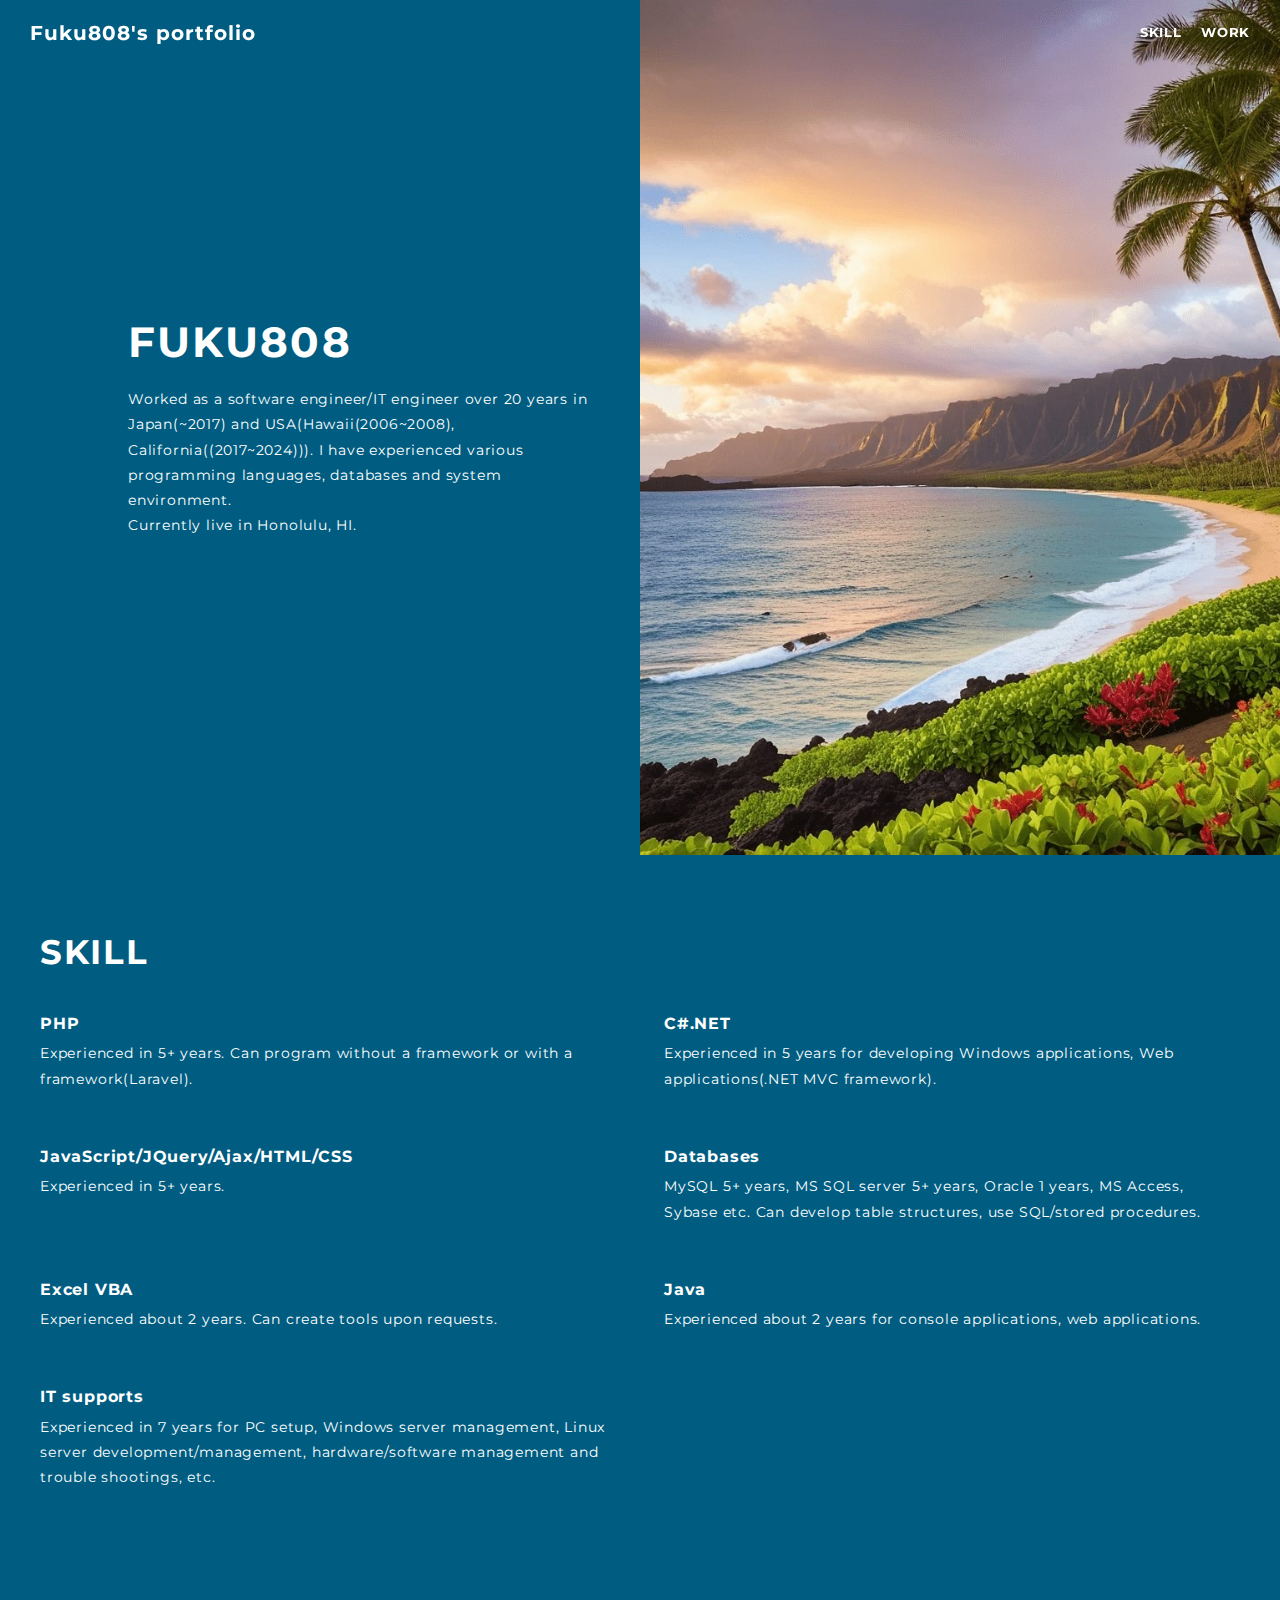
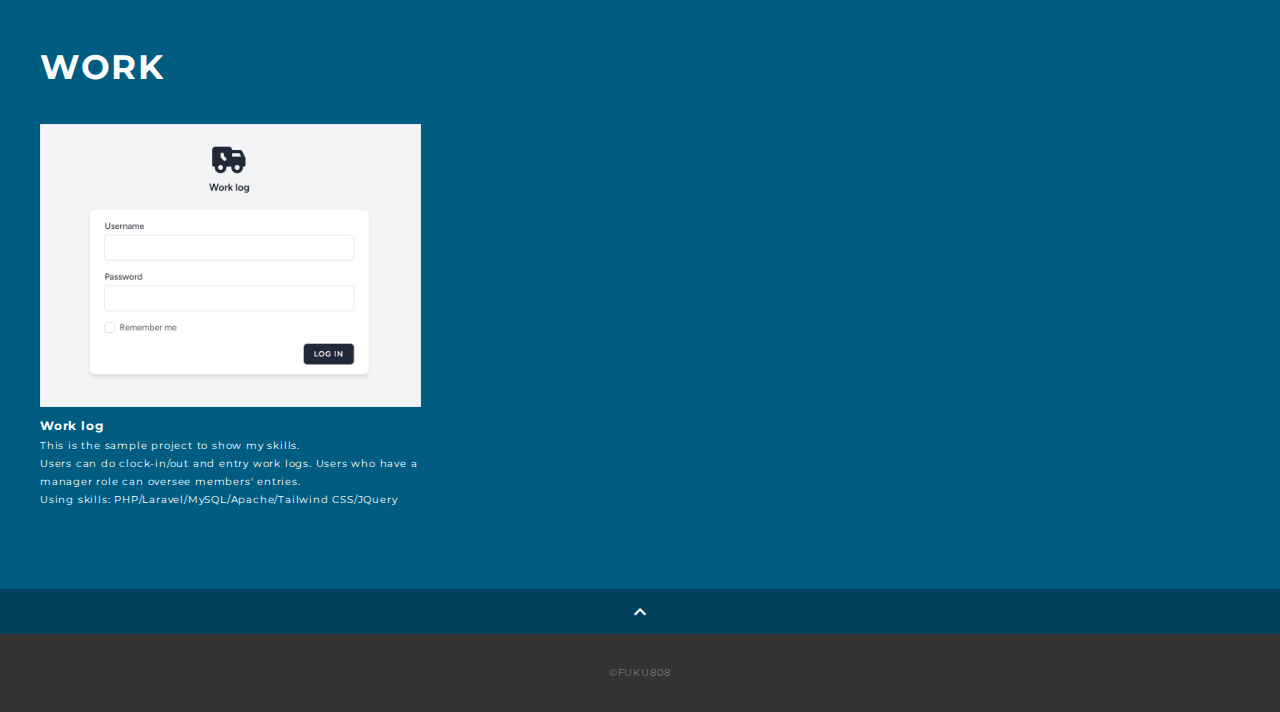
<file: index.html>
<!DOCTYPE html>
<html>
<head>
  <meta charset='utf-8'>
  <meta name='viewport' content='width=device-width,initial-scale=1.0,user-scalable=no'>
  <meta property='og:type' content='website'>
  <meta property='og:title' content='Fuku808 portfolio'>
  <meta property='og:url' content='https://fuku808.github.io'>
  <meta property='og:description' content='Fuku808 portfolio'>
  <meta property='og:image' content='img/ogp.png'>
  <meta name='description' content='Fuku808 portfolio' />
  <title>Fuku808's portfolio</title>
  <link rel="preconnect" href="https://fonts.gstatic.com">
  <link rel="preconnect" href="https://fonts.gstatic.com">
  <link href="https://fonts.googleapis.com/css2?family=Montserrat:wght@400;700&display=swap" rel="stylesheet">
  <link href="https://fonts.googleapis.com/css?family=Material+Icons+Outlined" rel="stylesheet">
  <link href="css/ress.css" media="all" rel="stylesheet" type="text/css" />
  <link href="css/style.css" media="all" rel="stylesheet" type="text/css" />
  <link rel="shortcut icon" href="img/favicon.ico" />
  <link rel="canonical" href="https://fuku808.github.io" />
</head>

<body>
  <div class="wrapper">

    <!-- header -->
    <header class="header ">
      <div class="header-inner">
        <h1 class="header-logo">
          <a href="index.html">Fuku808's portfolio</a>
        </h1>
        <nav class="header-nav">
          <ul class="header-nav-list">
            <li class="header-nav-item"><a href="#skill">SKILL</a></li>
            <li class="header-nav-item"><a href="#work">WORK</a></li>
            <!-- <li class="header-nav-item"><a href="#contact">CONTACT</a></li> -->
          </ul>
        </nav>
      </div>
    </header>
    <!-- /header -->

    <main class="content">

      <!-- split -->
      <div class="split">
        <div class="split-body">
          <p class="split-title">FUKU808</p>
          <p class="split-text">
            Worked as a software engineer/IT engineer over 20 years in Japan(~2017) and USA(Hawaii(2006~2008), California((2017~2024))).
            I have experienced various programming languages, databases and system environment.<br>
            Currently live in Honolulu, HI.
          </p>
        </div>
        <div class="split-img"></div>
      </div>
      <!-- /split -->

      <!-- skill -->
      <section class="skill section" id="skill">
        <div class="inner">
          <h2 class="title">SKILL</h2>
          <div class="skill-list">
            <div class="skill-item">
              <div class="skill-body">
                <h3 class="skill-name">PHP</h3>
                <p class="skill-text">
                  Experienced in 5+ years. Can program without a framework or with a framework(Laravel).
                </p>
              </div>
            </div>
            <div class="skill-item">
              <div class="skill-body">
                <h3 class="skill-name">C#.NET</h3>
                Experienced in 5 years for developing Windows applications, Web applications(.NET MVC framework).
                <p class="skill-text">
                </p>
              </div>
            </div>
            <div class="skill-item">
              <div class="skill-body">
                <h3 class="skill-name">JavaScript/JQuery/Ajax/HTML/CSS</h3>
                <p class="skill-text">
                  Experienced in 5+ years.
                </p>
              </div>
            </div>
            <div class="skill-item">
              <div class="skill-body">
                <h3 class="skill-name">Databases</h3>
                <p class="skill-text">
                  MySQL 5+ years, MS SQL server 5+ years, Oracle 1 years, MS Access, Sybase etc. Can develop table structures, use SQL/stored procedures.</p>
              </div>
            </div>
            <div class="skill-item">
              <div class="skill-body">
                <h3 class="skill-name">Excel VBA</h3>
                <p class="skill-text">
                  Experienced about 2 years. Can create tools upon requests.
              </div>
            </div>
            <div class="skill-item">
              <div class="skill-body">
                <h3 class="skill-name">Java</h3>
                <p class="skill-text">
                  Experienced about 2 years for console applications, web applications.</p>
              </div>
            </div>
            <div class="skill-item">
              <div class="skill-body">
                <h3 class="skill-name">IT supports</h3>
                <p class="skill-text">
                  Experienced in 7 years for PC setup, Windows server management, Linux server development/management, hardware/software management and trouble shootings, etc.</p>
              </div>
            </div>
          </div>
        </div>
      </section>
      <!-- /skill -->

      <!-- work -->
      <section class="work section" id="work">
        <div class="inner">
          <h2 class="title">WORK</h2>
          <div class="work-list">
            <a class="work-item" href="work-1.html">
              <p class="work-img"><img src="img/work-1/work-1.jpg" alt="" /></p>
              <p class="work-name">Work log</p>
              <p class="work-info">This is the sample project to show my skills.<br>
                Users can do clock-in/out and entry work logs. Users who have a manager role can oversee members' entries.<br>
                Using skills: PHP/Laravel/MySQL/Apache/Tailwind CSS/JQuery
              </p>
            </a>
          </div>
        </div>
      </section>
      <!-- /work -->

      <!-- contact -->
      <!-- <section class="contact section" id="contact">
        <div class="inner">
          <h2 class="title">CONTACT</h2>
          <p class="lead">
            If you have any inquiries,<br class="sp-only">please contact me through the following methods.
          </p>
          <div class="contact-list">
            <a class="contact-item" href="https://x.com/" target="_blank" rel="noopener">X</a>
            <a class="contact-item" href="https://www.instagram.com/" target="_blank" rel="noopener">Instagram</a>
            <span class="contact-item">xxxxxx@gmail.com</span>
          </div>
        </div>
      </section> -->
      <!-- /contact -->
      <div class="page-top" id="js-page-top">
        <span class="material-icons-outlined">expand_less</span>
      </div>
    </main>

    <!-- footer -->
    <footer class="footer">
      <div class="copyright">&copy;FUKU808</div>
    </footer>
    <!-- /footer -->

  </div>
  <script src="https://ajax.googleapis.com/ajax/libs/jquery/3.5.1/jquery.min.js"></script>
  <script type='text/javascript' src="js/script.js"></script>
</body>
</html>
</file>
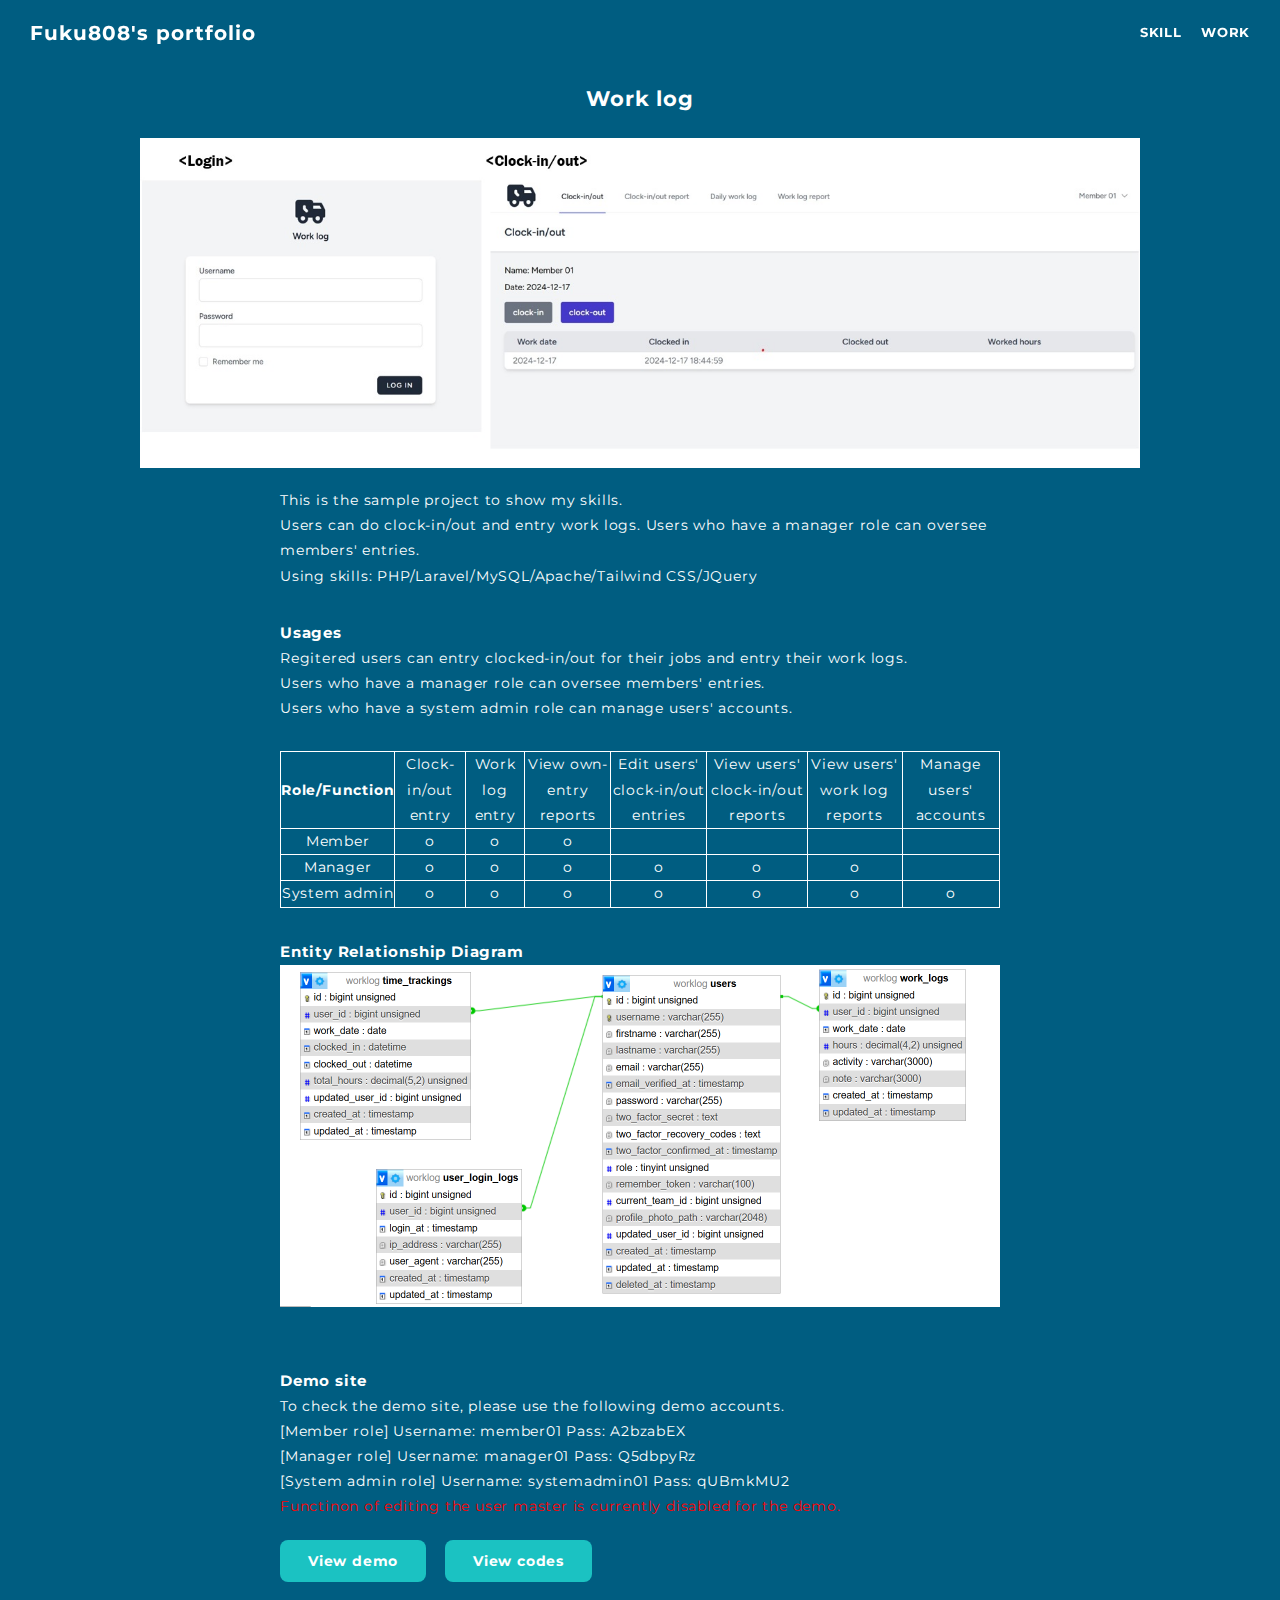
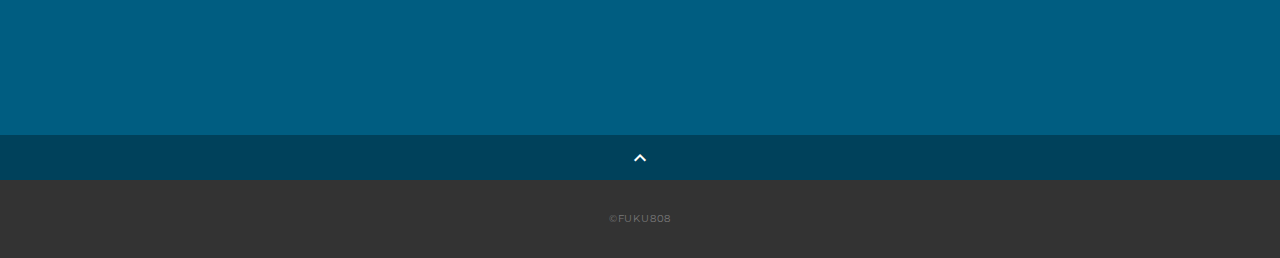
<file: work-1.html>
<!DOCTYPE html>
<html>
<head>
  <meta charset='utf-8'>
  <meta name='viewport' content='width=device-width,initial-scale=1.0,user-scalable=no'>
  <meta property='og:type' content='website'>
  <meta property='og:title' content='Fuku808 portfolio'>
  <meta property='og:url' content='https://fuku808.github.io'>
  <meta property='og:description' content='Fuku808 portfolio'>
  <meta property='og:image' content='img/ogp.png'>
  <meta name='description' content='Fuku808 portfolio' />
  <title>Fuku808's portfolio</title>
  <link rel="preconnect" href="https://fonts.gstatic.com">
  <link rel="preconnect" href="https://fonts.gstatic.com">
  <link href="https://fonts.googleapis.com/css2?family=Montserrat:wght@400;700&display=swap" rel="stylesheet">
  <link href="https://fonts.googleapis.com/css?family=Material+Icons+Outlined" rel="stylesheet">
  <link href="css/ress.css" media="all" rel="stylesheet" type="text/css" />
  <link href="css/style.css" media="all" rel="stylesheet" type="text/css" />
  <link rel="shortcut icon" href="img/favicon.ico" />
  <link rel="canonical" href="https://fuku808.github.io" />
</head>

<body>
  <div class="wrapper">

    <!-- header -->
    <header class="header ">
      <div class="header-inner">
        <h1 class="header-logo">
          <a href="index.html">Fuku808's portfolio</a>
        </h1>
        <nav class="header-nav">
          <ul class="header-nav-list">
            <li class="header-nav-item"><a href="index.html#skill">SKILL</a></li>
            <li class="header-nav-item"><a href="index.html#work">WORK</a></li>
            <!-- <li class="header-nav-item"><a href="index.html#contact">CONTACT</a></li> -->
          </ul>
        </nav>
      </div>
    </header>
    <!-- /header -->

    <main class="content">

      <article class="article">
        <div class="article-inner">
          <h2 class="article-title">Work log</h2>
          <p class="article-img">
            <img src="img/work-1/main.jpg" alt="">
          </p>
          <div class="article-body">
            <p>
              This is the sample project to show my skills.<br>
                Users can do clock-in/out and entry work logs. Users who have a manager role can oversee members' entries.<br>
                Using skills: PHP/Laravel/MySQL/Apache/Tailwind CSS/JQuery
            </p>
            <h3 class="article-info-title">Usages</h3>
            <p>Regitered users can entry clocked-in/out for their jobs and entry their work logs.<br>
              Users who have a manager role can oversee members' entries.<br>
              Users who have a system admin role can manage users' accounts.
              <table>
                <tr>
                  <th>Role/Function</th>
                  <td>Clock-in/out entry</td>
                  <td>Work log entry</td>
                  <td>View own-entry reports</td>
                  <td>Edit users' clock-in/out entries</td>
                  <td>View users' clock-in/out reports</td>
                  <td>View users' work log reports</td>
                  <td>Manage users' accounts</td>
                </tr>
                <tr>
                  <td>Member</td>
                  <td>o</td>
                  <td>o</td>
                  <td>o</td>
                  <td></td>
                  <td></td>
                  <td></td>
                  <td></td>
                </tr>
                <tr>
                  <td>Manager</td>
                  <td >o</td>
                  <td>o</td>
                  <td>o</td>
                  <td>o</td>
                  <td>o</td>
                  <td>o</td>
                  <td></td>
                </tr>
                <tr>
                  <td>System admin</td>
                  <td>o</td>
                  <td>o</td>
                  <td>o</td>
                  <td>o</td>
                  <td>o</td>
                  <td>o</td>
                  <td>o</td>
                </tr>
              </table>
            </p>
            <h3 class="article-info-title">Entity Relationship Diagram</h3>
            <p><img src="img/work-1/tables.png" alt="">
            </p>
            <h3 class="article-info-title">Demo site</h3>
            <p>To check the demo site, please use the following demo accounts.<br>
            [Member role] Username: member01 Pass: A2bzabEX<br>
            [Manager role] Username: manager01 Pass: Q5dbpyRz<br>
            [System admin role] Username: systemadmin01 Pass: qUBmkMU2<br>
            <font color="red">Functinon of editing the user master is currently disabled for the demo.</font>
            </p>
            <a class="button1" href="http://fuku808.ddns.net" target="_blank" rel="noopener">View demo</a>
            <a class="button1" href="https://github.com/fuku808/worklog" target="_blank" rel="noopener">View codes</a>
          </div>
        </div>
      </article>

      <div class="page-top" id="js-page-top">
        <span class="material-icons-outlined">expand_less</span>
      </div>
    </main>

    <!-- footer -->
    <footer class="footer">
      <div class="copyright">&copy;FUKU808</div>
    </footer>
    <!-- /footer -->

  </div>
  <script src="https://ajax.googleapis.com/ajax/libs/jquery/3.5.1/jquery.min.js"></script>
  <script type='text/javascript' src="js/script.js"></script>
</body>
</html>
</file>
<file: css/ress.css>
/*!
 * ress.css • v3.0.1
 * MIT License
 * github.com/filipelinhares/ress
 */

/* # =================================================================
   # Global selectors
   # ================================================================= */

html {
  box-sizing: border-box;
  word-break: normal;
  -moz-tab-size: 4;
  tab-size: 4;

  -webkit-text-size-adjust: 100%; /* Prevent adjustments of font size after orientation changes in iOS */
}

*,
::before,
::after {
  box-sizing: inherit;
  background-repeat: no-repeat; /* Set `background-repeat: no-repeat` to all elements and pseudo elements */
}

::before,
::after {
  vertical-align: inherit;
  text-decoration: inherit; /* Inherit text-decoration and vertical align to ::before and ::after pseudo elements */
}

* {
  margin: 0;
  padding: 0; /* Reset `padding` and `margin` of all elements */
}

/* # =================================================================
   # General elements
   # ================================================================= */

hr {
  overflow: visible; /* Show the overflow in Edge and IE */
  height: 0; /* Add the correct box sizing in Firefox */
}

details,
main {
  display: block; /* Render the `main` element consistently in IE. */
}

summary {
  display: list-item; /* Add the correct display in all browsers */
}

small {
  font-size: 80%; /* Set font-size to 80% in `small` elements */
}

[hidden] {
  display: none; /* Add the correct display in IE */
}

abbr[title] {
  /* Add the correct text decoration in Chrome, Edge, IE, Opera, and Safari */
  text-decoration: underline;
  text-decoration: underline dotted;
  border-bottom: none; /* Remove the bottom border in Chrome 57 */
}

a {
  background-color: transparent; /* Remove the gray background on active links in IE 10 */
}

a:active,
a:hover {
  outline-width: 0; /* Remove the outline when hovering in all browsers */
}

code,
kbd,
pre,
samp {
  font-family: monospace, monospace; /* Specify the font family of code elements */
}

pre {
  font-size: 1em; /* Correct the odd `em` font sizing in all browsers */
}

b,
strong {
  font-weight: bolder; /* Add the correct font weight in Chrome, Edge, and Safari */
}

/* https://gist.github.com/unruthless/413930 */
sub,
sup {
  position: relative;
  font-size: 75%;
  line-height: 0;
  vertical-align: baseline;
}

sub {
  bottom: -.25em;
}

sup {
  top: -.5em;
}

/* # =================================================================
   # Forms
   # ================================================================= */

input {
  border-radius: 0;
}

/* Replace pointer cursor in disabled elements */
[disabled] {
  cursor: default;
}

[type="number"]::-webkit-inner-spin-button,
[type="number"]::-webkit-outer-spin-button {
  height: auto; /* Correct the cursor style of increment and decrement buttons in Chrome */
}

[type="search"] {
  outline-offset: -2px; /* Correct the outline style in Safari */

  -webkit-appearance: textfield; /* Correct the odd appearance in Chrome and Safari */
}

[type="search"]::-webkit-search-decoration {
  -webkit-appearance: none; /* Remove the inner padding in Chrome and Safari on macOS */
}

textarea {
  overflow: auto; /* Internet Explorer 11+ */
  resize: vertical; /* Specify textarea resizability */
}

button,
input,
optgroup,
select,
textarea {
  font: inherit; /* Specify font inheritance of form elements */
}

optgroup {
  font-weight: bold; /* Restore the font weight unset by the previous rule */
}

button {
  overflow: visible; /* Address `overflow` set to `hidden` in IE 8/9/10/11 */
}

button,
select {
  text-transform: none; /* Firefox 40+, Internet Explorer 11- */
}

/* Apply cursor pointer to button elements */
button,
[type="button"],
[type="reset"],
[type="submit"],
[role="button"] {
  cursor: pointer;
  color: inherit;
}

/* Remove inner padding and border in Firefox 4+ */
button::-moz-focus-inner,
[type="button"]::-moz-focus-inner,
[type="reset"]::-moz-focus-inner,
[type="submit"]::-moz-focus-inner {
  padding: 0;
  border-style: none;
}

/* Replace focus style removed in the border reset above */
button:-moz-focusring,
[type="button"]::-moz-focus-inner,
[type="reset"]::-moz-focus-inner,
[type="submit"]::-moz-focus-inner {
  outline: 1px dotted ButtonText;
}

button,
html [type="button"],
/* Prevent a WebKit bug where (2) destroys native `audio` and `video`controls in Android 4 */
[type="reset"],
[type="submit"] {
  -webkit-appearance: button; /* Correct the inability to style clickable types in iOS */
}

/* Remove the default button styling in all browsers */
button,
input,
select,
textarea {
  border-style: none;
  background-color: transparent;
}

/* Style select like a standard input */
select {
  -webkit-appearance: none; /* Chrome 41+ */
  -moz-appearance: none; /* Firefox 36+ */
}

select::-ms-expand {
  display: none; /* Internet Explorer 11+ */
}

select::-ms-value {
  color: currentColor; /* Internet Explorer 11+ */
}

legend {
  display: table; /* Correct the text wrapping in Edge and IE */
  max-width: 100%; /* Correct the text wrapping in Edge and IE */
  max-width: 100%; /* Correct the text wrapping in Edge 18- and IE */
  white-space: normal; /* Correct the text wrapping in Edge and IE */
  color: inherit; /* Correct the color inheritance from `fieldset` elements in IE */
  border: 0; /* Correct `color` not being inherited in IE 8/9/10/11 */
}

::-webkit-file-upload-button {
  font: inherit; /* Change font properties to `inherit` in Chrome and Safari */
  color: inherit;
  /* Correct the inability to style clickable types in iOS and Safari */

  -webkit-appearance: button;
}

/* # =================================================================
   # Specify media element style
   # ================================================================= */

img {
  border-style: none; /* Remove border when inside `a` element in IE 8/9/10 */
}

/* Add the correct vertical alignment in Chrome, Firefox, and Opera */
progress {
  vertical-align: baseline;
}

/* # =================================================================
   # Accessibility
   # ================================================================= */

/* Hide content from screens but not screenreaders */
@media screen {
  [hidden~="screen"] {
    display: inherit;
  }
  [hidden~="screen"]:not(:active):not(:focus):not(:target) {
    position: absolute !important;
    clip: rect(0 0 0 0) !important;
  }
}

/* Specify the progress cursor of updating elements */
[aria-busy="true"] {
  cursor: progress;
}

/* Specify the pointer cursor of trigger elements */
[aria-controls] {
  cursor: pointer;
}

/* Specify the unstyled cursor of disabled, not-editable, or otherwise inoperable elements */
[aria-disabled] {
  cursor: default;
}
</file>
<file: css/style.css>
body {
  font-family: "Montserrat","Helvetica Neue",Arial,"Hiragino Kaku Gothic ProN","Hiragino Sans",Meiryo,sans-serif;
  font-size: 14px;
  line-height: 1.8;
  letter-spacing: .8px;
  color: #ffffff;
  background-color: #005d81;
}

a {
  transition: opacity .3s;
  text-decoration: none;
  color: #1ca9e3;
}

img {
  max-width: 100%;
  height: auto;
  vertical-align: bottom;
  border-style: none;
}

ul,
li {
  list-style: none;
}

.pc-only {
  display: block;
}

.sp-only {
  display: none;
}


table, td, th {
  border: 1px solid;
  border-color: white;
}

table {
  width: 100%;
  border-collapse: collapse;
}

td {
 text-align: center; 
}

.button1 {
  font-weight: bold;
  background-color: #1bc2c2;
  padding: 12px 28px;
  margin-right: 1em;
  border-radius: 8px;
}
.button1:hover {
  background-color: #17adad;
}
a.button1 {
  color: white;
}
/*--------------------------------
 Layout
---------------------------------*/
.section {
  padding: 80px 0;
}

.inner {
  max-width: 1340px;
  margin: 0 auto;
  padding: 0 40px;
}

/*--------------------------------
 Title
---------------------------------*/
.title {
  font-size: 34px;
  font-weight: normal;
  font-weight: bold;
  line-height: 1;
  margin-bottom: 40px;
  letter-spacing: .05em;
  color: #ffffff;
}

.lead {
  margin-bottom: 30px;
}

/*--------------------------------
Header
---------------------------------*/
.header {
  position: fixed;
  top: 0;
  z-index: 1;
  width: 100%;
}

.header-inner {
  display: flex;
  align-items: center;
  justify-content: space-between;
  padding: 20px 30px;
}

.header-logo {
  font-size: 20px;
  font-weight: bold;
  line-height: 1.2;
  margin-right: 20px;
  letter-spacing: .05em;
}

.header-logo a {
  color: #ffffff;
}

.header-nav-list {
  display: flex;
  justify-content: space-between;
}

.header-nav-item:not(:last-child) {
  margin-right: 20px;
}

.header-nav-item a {
  font-size: 13px;
  font-weight: bold;
  padding: 5px 0;
  letter-spacing: .05em;
  color: #ffffff;
}

.header-nav-item a:hover {
  opacity: .8;
}

/*--------------------------------
 Split
---------------------------------*/
.split {
  display: flex;
  align-items: center;
  flex-wrap: wrap;
  justify-content: space-between;
}

.split-body {
  width: 50%;
  padding-right: 3%;
  padding-left: 10%;
}

.split-img {
  width: 50%;
  height: 95vh;
  background-image: url(../img/mv.jpg);
  background-repeat: no-repeat;
  background-position: center center;
  background-size: cover;
}

.split-title {
  font-size: 42px;
  font-weight: bold;
  line-height: 1.2;
  margin-bottom: 20px;
  letter-spacing: .05em;
}

/*--------------------------------
 work
---------------------------------*/
.work-list {
  display: flex;
  flex-wrap: wrap;
  margin-bottom: -40px;
}

.work-item {
  width: 31.74603%;
  margin-right: 1.58730%;
  margin-bottom: 40px;
  color: #ffffff;
}

.work-item:hover {
  opacity: .9;
}

.work-item:nth-of-type(3n) {
  margin-right: 0;
}

.work-img img {
  border: 1px solid #e6e6e6;
}

.work-name {
  font-size: 12px;
  font-weight: bold;
  margin-top: 8px;
}

.work-info {
  font-size: 10px;
}

/*--------------------------------
 Skill
---------------------------------*/
.skill-list {
  display: flex;
  flex-wrap: wrap;
  justify-content: space-between;
  margin-bottom: -50px;
}

.skill-item {
  display: flex;
  align-items: flex-start;
  justify-content: space-between;
  width: 48%;
  margin-bottom: 50px;
}

.skill-img {
  width: 60px;
  height: auto;
  margin-right: 20px;
}

.skill-body {
  flex: 1;
}

.skill-name {
  margin-bottom: 3px;
}

/*--------------------------------
 Contact
---------------------------------*/
.contact-item:not(:last-child) {
  margin-right: 10px;
}

.contact-text {
  margin-top: 10px;
}
/*--------------------------------
 ページトップ
---------------------------------*/
.page-top {
  font-weight: bold;
  padding: 10px;
  cursor: pointer;
  text-align: center;
  background-color: #00415b;
}

.page-top .material-icons-outlined {
  vertical-align: bottom;
}

/*--------------------------------
 フッター
---------------------------------*/
.footer {
  padding: 30px;
  background-color: #333;
}

.copyright {
  font-size: 10px;
  text-align: center;
  color: #797979;
}
/*--------------------------------
 下層：workページ
---------------------------------*/
.article {
  padding: 80px 0;
}

.article-inner {
  max-width: 1040px;
  margin: 0 auto;
  padding: 0 20px;
}

.article-title {
  margin-bottom: 20px;
  text-align: center;
}

.article-img {
  margin-bottom: 20px;
}

.article-body {
  max-width: 720px;
  margin: 0 auto;
  margin-bottom: 80px;
}

.article-info-title {
  font-size: 15px;
}

.article-body img {
  margin-bottom: 30px;
}

.article-body p {
  margin-bottom: 30px;
}

.home-link {
  text-align: center;
}

/*media Queries 767
----------------------------------------------------*/
@media screen and (max-width: 767px) {
  body {
    font-size: 13px;
    line-height: 1.7;
  }

  .pc-only {
    display: none;
  }

  .sp-only {
    display: block;
  }

  /* 見出し */
  .title {
    font-size: 26px;
    margin-bottom: 20px;
  }

  /* レイアウト */
  .section {
    padding: 60px 0;
  }

  .inner {
    padding: 0 20px;
  }

  /* ヘッダー */
  .header-inner {
    padding: 20px;
  }

  .header-logo {
    font-size: 16px;
  }

  .header-nav-item:not(:last-child) {
    margin-right: 10px;
  }

  .header-nav-item a {
    font-size: 11px;
  }

  /* スプリットスクリーン */
  .split {
    flex-direction: column-reverse;
  }

  .split-body {
    width: 100%;
    padding-right: 3%;
    padding-left: 8%;
  }

  .split-img {
    width: 100%;
    height: 67vh;
    margin-bottom: 20px;
    background-image: url(../img/sp_mv.jpg);
  }

  .split-title {
    font-size: 32px;
  }

  /* work */
  .work-name {
    font-size: 10px;
  }

  .work-list {
    justify-content: space-between;
  }

  .work-item {
    flex: 0 0 48%;
    margin-right: 0;
    margin-bottom: 30px;
  }

  /* Skill */
  .skill-list {
    display: block;
    margin-bottom: 0;
  }

  .skill-item {
    width: 100%;
    margin-bottom: 35px;
  }

  .skill-item:last-child {
    margin-bottom: 0;
  }

  /* フッター */
  .footer {
    padding: 20px;
  }
}
</file>
